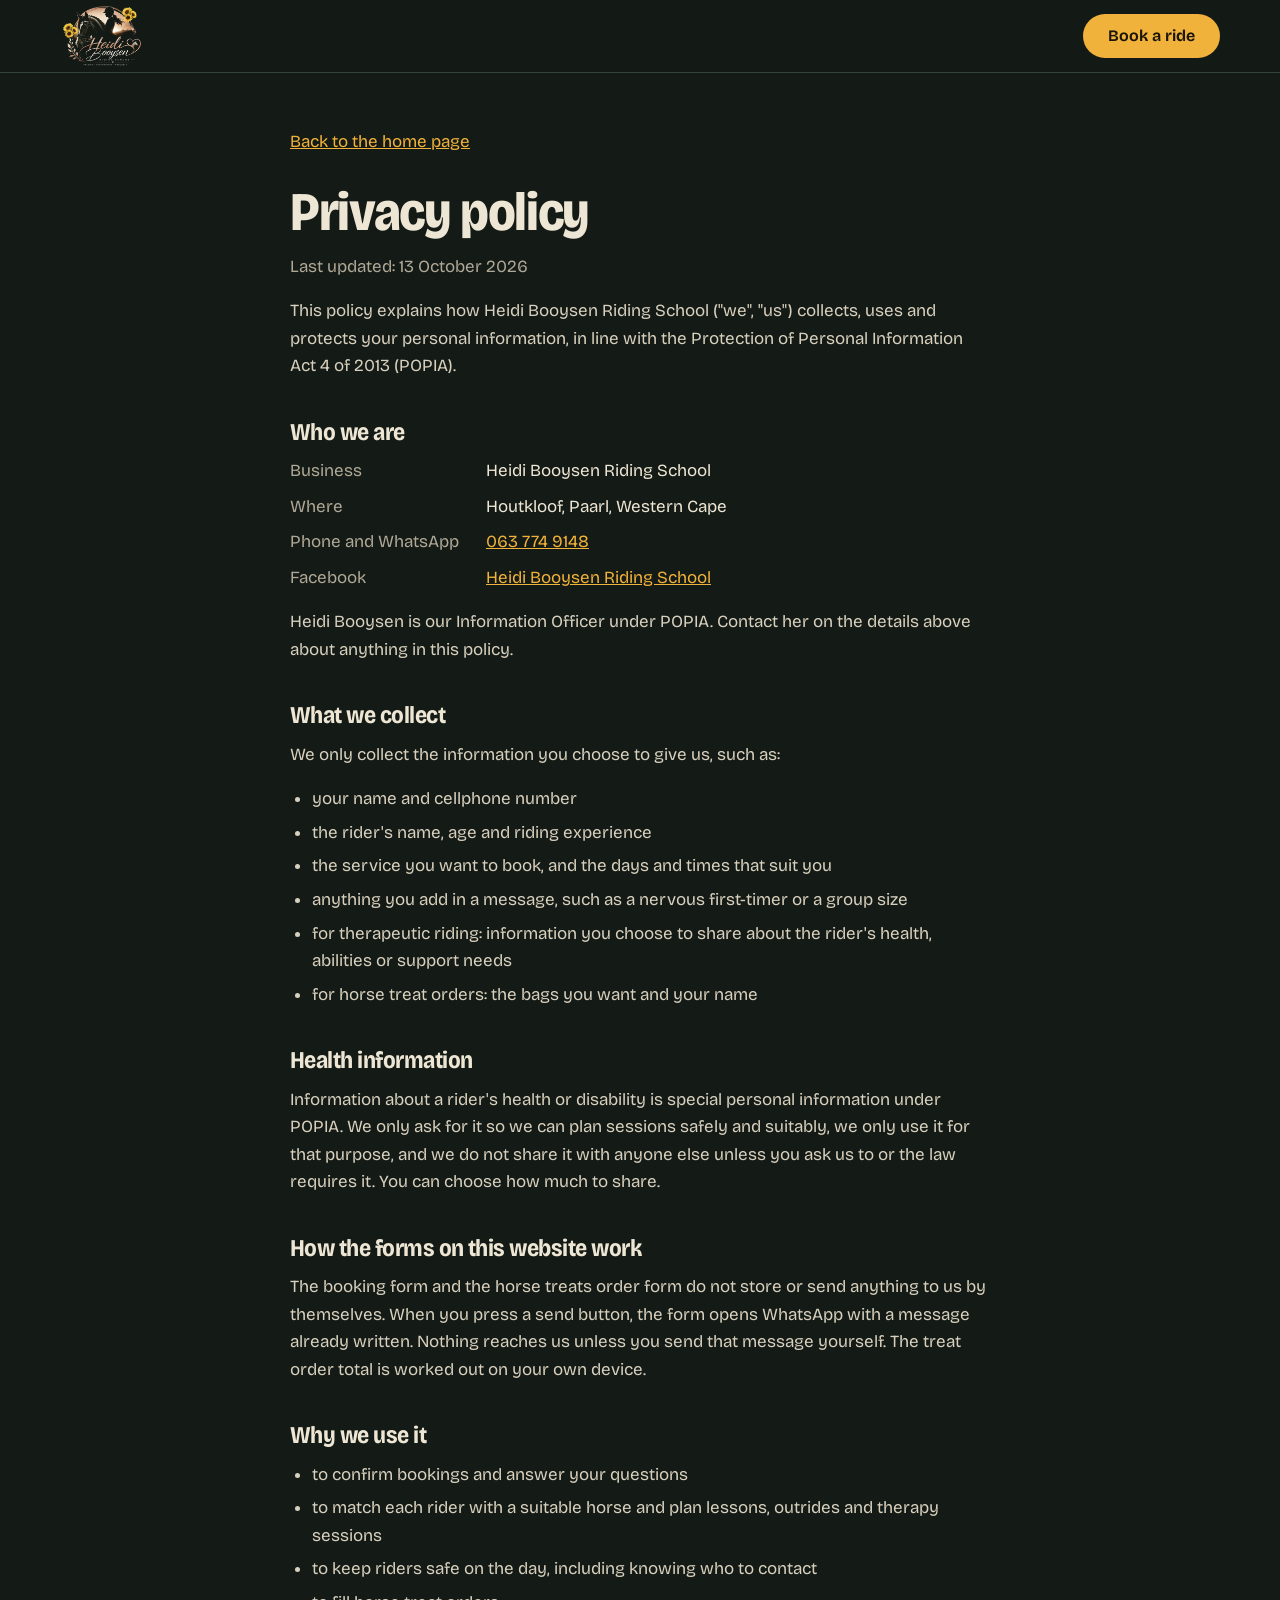
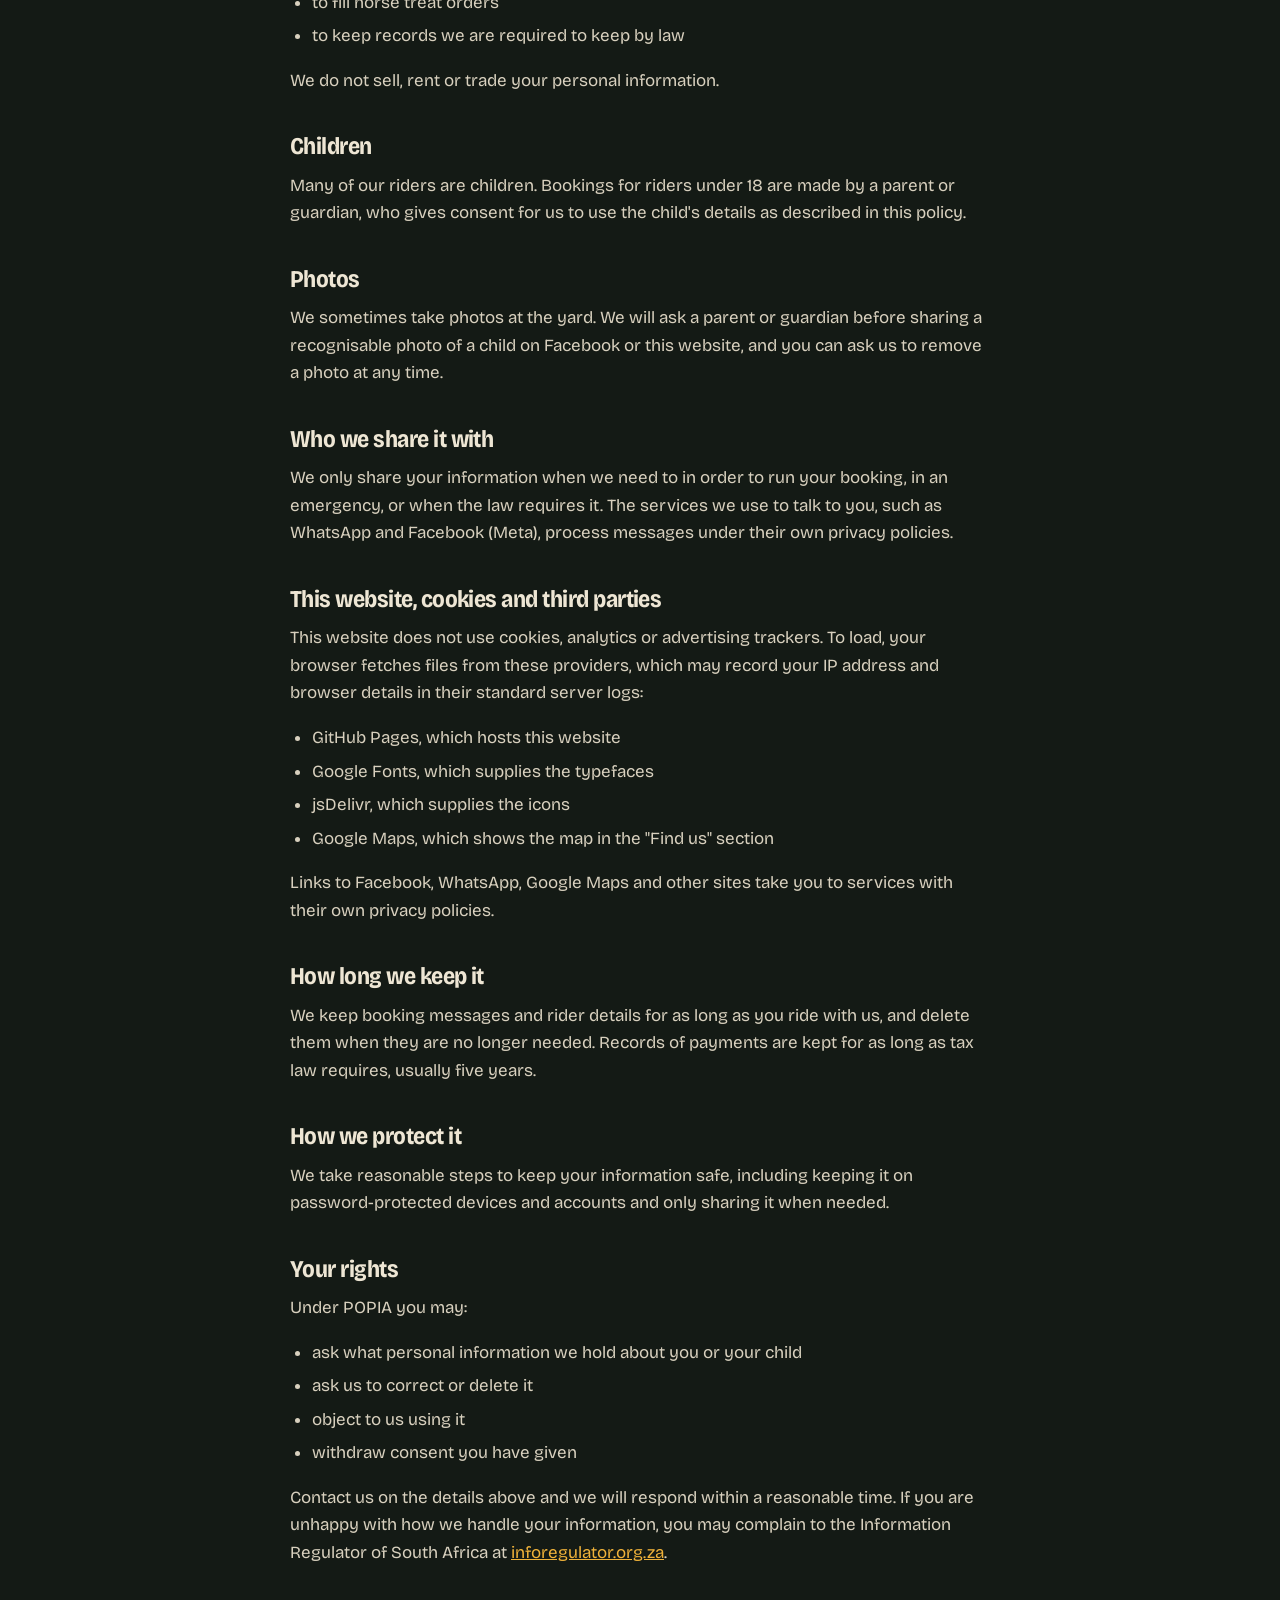
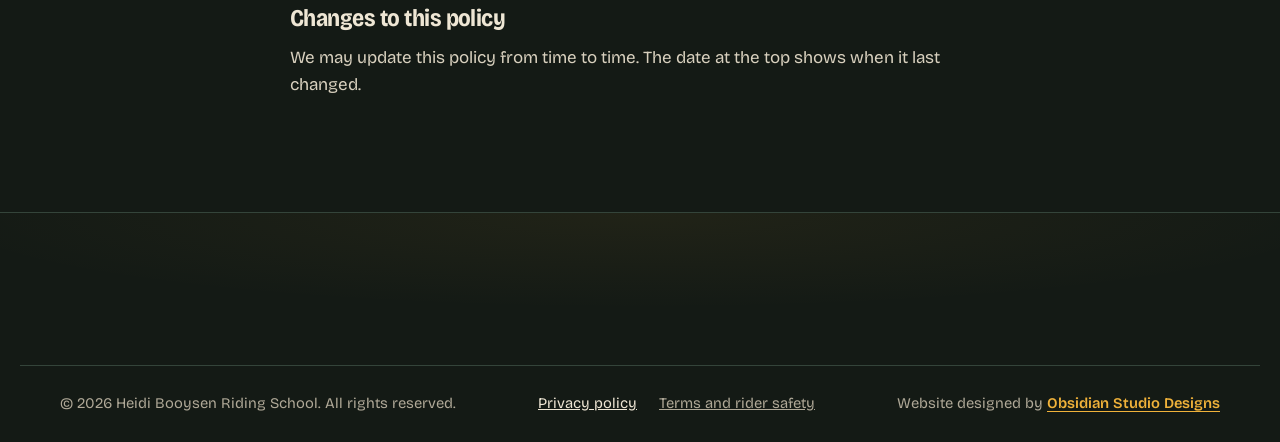
<file: privacy.html>
<!doctype html>
<html lang="en-ZA">
<head>
  <meta charset="utf-8">
  <meta name="viewport" content="width=device-width, initial-scale=1, viewport-fit=cover">
  <title>Privacy Policy | Heidi Booysen Riding School</title>
  <meta name="description" content="How Heidi Booysen Riding School in Paarl collects, uses and protects your personal information under the Protection of Personal Information Act (POPIA).">
  <link rel="canonical" href="https://obsidianstudiodesigns.github.io/Heidi-Booysen-Riding-School/privacy.html">
  <meta name="theme-color" content="#141A15">
  <meta name="color-scheme" content="dark">
  <link rel="icon" href="favicon.ico" sizes="48x48">
  <link rel="icon" href="favicon-32.png" type="image/png" sizes="32x32">
  <link rel="apple-touch-icon" href="apple-touch-icon.png">
  <meta property="og:type" content="website">
  <meta property="og:site_name" content="Heidi Booysen Riding School">
  <meta property="og:title" content="Privacy Policy | Heidi Booysen Riding School">
  <meta property="og:description" content="How Heidi Booysen Riding School handles your personal information under POPIA.">
  <meta property="og:url" content="https://obsidianstudiodesigns.github.io/Heidi-Booysen-Riding-School/privacy.html">
  <meta property="og:image" content="https://obsidianstudiodesigns.github.io/Heidi-Booysen-Riding-School/og-image.jpg">
  <link rel="preconnect" href="https://fonts.googleapis.com">
  <link rel="preconnect" href="https://fonts.gstatic.com" crossorigin>
  <link href="https://fonts.googleapis.com/css2?family=Bricolage+Grotesque:opsz,wdth,wght@12..96,75..100,200..800&family=Caveat:wght@600&display=swap" rel="stylesheet">
  <link rel="stylesheet" href="assets/css/style.css?v=3">
</head>
<body class="legal-page">
  <header class="site-header">
    <div class="header-inner">
      <a class="brand" href="./" aria-label="Heidi Booysen Riding School, home"><img src="assets/img/logo-sm.webp" alt="" width="360" height="244"></a>
      <a class="btn btn-primary header-cta" href="./#book">Book a ride</a>
    </div>
  </header>

  <main class="legal-main" id="main">
    <a class="back-link" href="./">Back to the home page</a>
    <h1>Privacy policy</h1>
    <p class="updated">Last updated: 13 October 2026</p>

    <p>This policy explains how Heidi Booysen Riding School ("we", "us") collects, uses and protects your personal information, in line with the Protection of Personal Information Act 4 of 2013 (POPIA).</p>

    <h2>Who we are</h2>
    <dl>
      <dt>Business</dt><dd>Heidi Booysen Riding School</dd>
      <dt>Where</dt><dd>Houtkloof, Paarl, Western Cape</dd>
      <dt>Phone and WhatsApp</dt><dd><a href="tel:+27637749148">063 774 9148</a></dd>
      <dt>Facebook</dt><dd><a href="https://www.facebook.com/profile.php?id=61591862675695" target="_blank" rel="noopener">Heidi Booysen Riding School</a></dd>
    </dl>
    <p>Heidi Booysen is our Information Officer under POPIA. Contact her on the details above about anything in this policy.</p>

    <h2>What we collect</h2>
    <p>We only collect the information you choose to give us, such as:</p>
    <ul>
      <li>your name and cellphone number</li>
      <li>the rider's name, age and riding experience</li>
      <li>the service you want to book, and the days and times that suit you</li>
      <li>anything you add in a message, such as a nervous first-timer or a group size</li>
      <li>for therapeutic riding: information you choose to share about the rider's health, abilities or support needs</li>
      <li>for horse treat orders: the bags you want and your name</li>
    </ul>

    <h2>Health information</h2>
    <p>Information about a rider's health or disability is special personal information under POPIA. We only ask for it so we can plan sessions safely and suitably, we only use it for that purpose, and we do not share it with anyone else unless you ask us to or the law requires it. You can choose how much to share.</p>

    <h2>How the forms on this website work</h2>
    <p>The booking form and the horse treats order form do not store or send anything to us by themselves. When you press a send button, the form opens WhatsApp with a message already written. Nothing reaches us unless you send that message yourself. The treat order total is worked out on your own device.</p>

    <h2>Why we use it</h2>
    <ul>
      <li>to confirm bookings and answer your questions</li>
      <li>to match each rider with a suitable horse and plan lessons, outrides and therapy sessions</li>
      <li>to keep riders safe on the day, including knowing who to contact</li>
      <li>to fill horse treat orders</li>
      <li>to keep records we are required to keep by law</li>
    </ul>
    <p>We do not sell, rent or trade your personal information.</p>

    <h2>Children</h2>
    <p>Many of our riders are children. Bookings for riders under 18 are made by a parent or guardian, who gives consent for us to use the child's details as described in this policy.</p>

    <h2>Photos</h2>
    <p>We sometimes take photos at the yard. We will ask a parent or guardian before sharing a recognisable photo of a child on Facebook or this website, and you can ask us to remove a photo at any time.</p>

    <h2>Who we share it with</h2>
    <p>We only share your information when we need to in order to run your booking, in an emergency, or when the law requires it. The services we use to talk to you, such as WhatsApp and Facebook (Meta), process messages under their own privacy policies.</p>

    <h2>This website, cookies and third parties</h2>
    <p>This website does not use cookies, analytics or advertising trackers. To load, your browser fetches files from these providers, which may record your IP address and browser details in their standard server logs:</p>
    <ul>
      <li>GitHub Pages, which hosts this website</li>
      <li>Google Fonts, which supplies the typefaces</li>
      <li>jsDelivr, which supplies the icons</li>
      <li>Google Maps, which shows the map in the "Find us" section</li>
    </ul>
    <p>Links to Facebook, WhatsApp, Google Maps and other sites take you to services with their own privacy policies.</p>

    <h2>How long we keep it</h2>
    <p>We keep booking messages and rider details for as long as you ride with us, and delete them when they are no longer needed. Records of payments are kept for as long as tax law requires, usually five years.</p>

    <h2>How we protect it</h2>
    <p>We take reasonable steps to keep your information safe, including keeping it on password-protected devices and accounts and only sharing it when needed.</p>

    <h2>Your rights</h2>
    <p>Under POPIA you may:</p>
    <ul>
      <li>ask what personal information we hold about you or your child</li>
      <li>ask us to correct or delete it</li>
      <li>object to us using it</li>
      <li>withdraw consent you have given</li>
    </ul>
    <p>Contact us on the details above and we will respond within a reasonable time. If you are unhappy with how we handle your information, you may complain to the Information Regulator of South Africa at <a href="https://inforegulator.org.za" target="_blank" rel="noopener">inforegulator.org.za</a>.</p>

    <h2>Changes to this policy</h2>
    <p>We may update this policy from time to time. The date at the top shows when it last changed.</p>
  </main>

  <footer class="site-footer">
    <div class="wrap footer-legal">
      <p>&copy; <span data-year>2026</span> Heidi Booysen Riding School. All rights reserved.</p>
      <nav class="legal-links" aria-label="Legal">
        <a href="privacy.html" aria-current="page">Privacy policy</a>
        <a href="terms.html">Terms and rider safety</a>
      </nav>
      <p class="credit">Website designed by <a href="https://obsidianstudiodesigns.co.za/" target="_blank" rel="noopener">Obsidian Studio Designs</a></p>
    </div>
  </footer>
  <script>document.querySelectorAll('[data-year]').forEach(function (e) { e.textContent = new Date().getFullYear(); });</script>
</body>
</html>
</file>
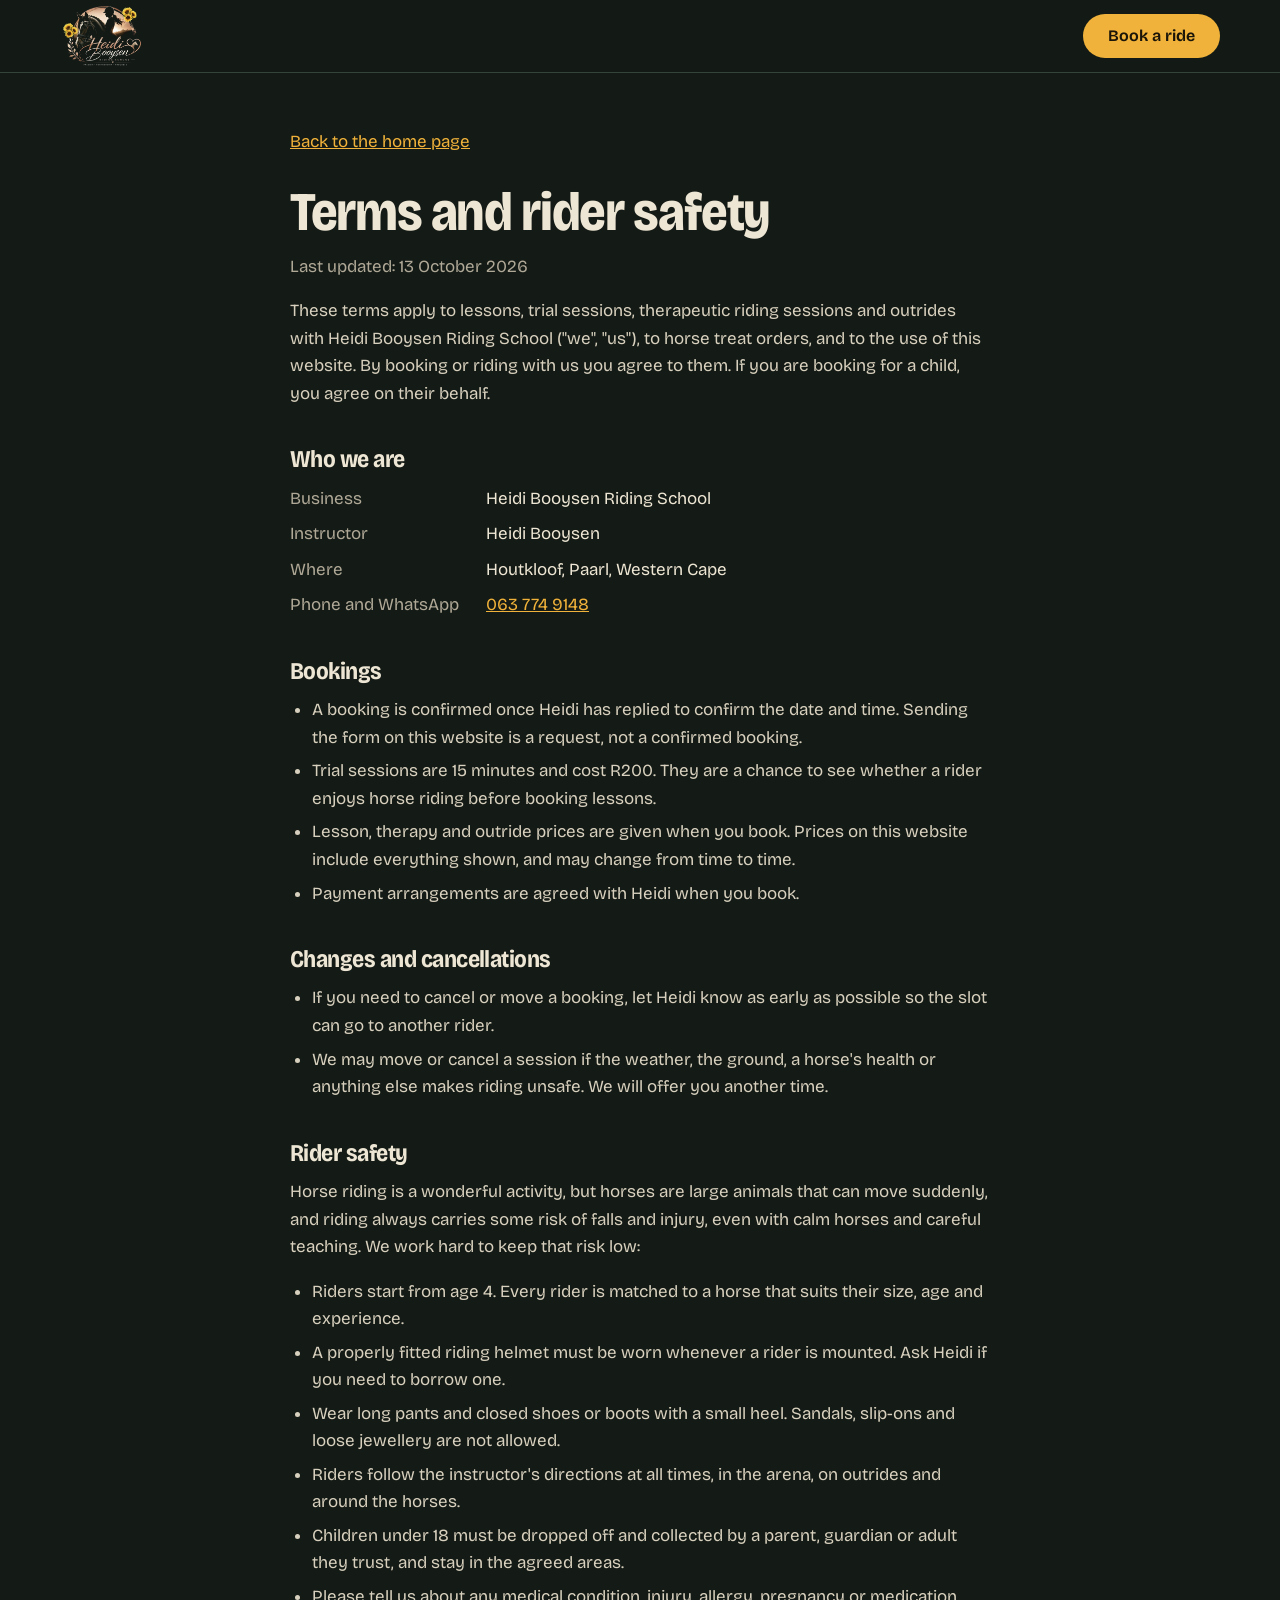
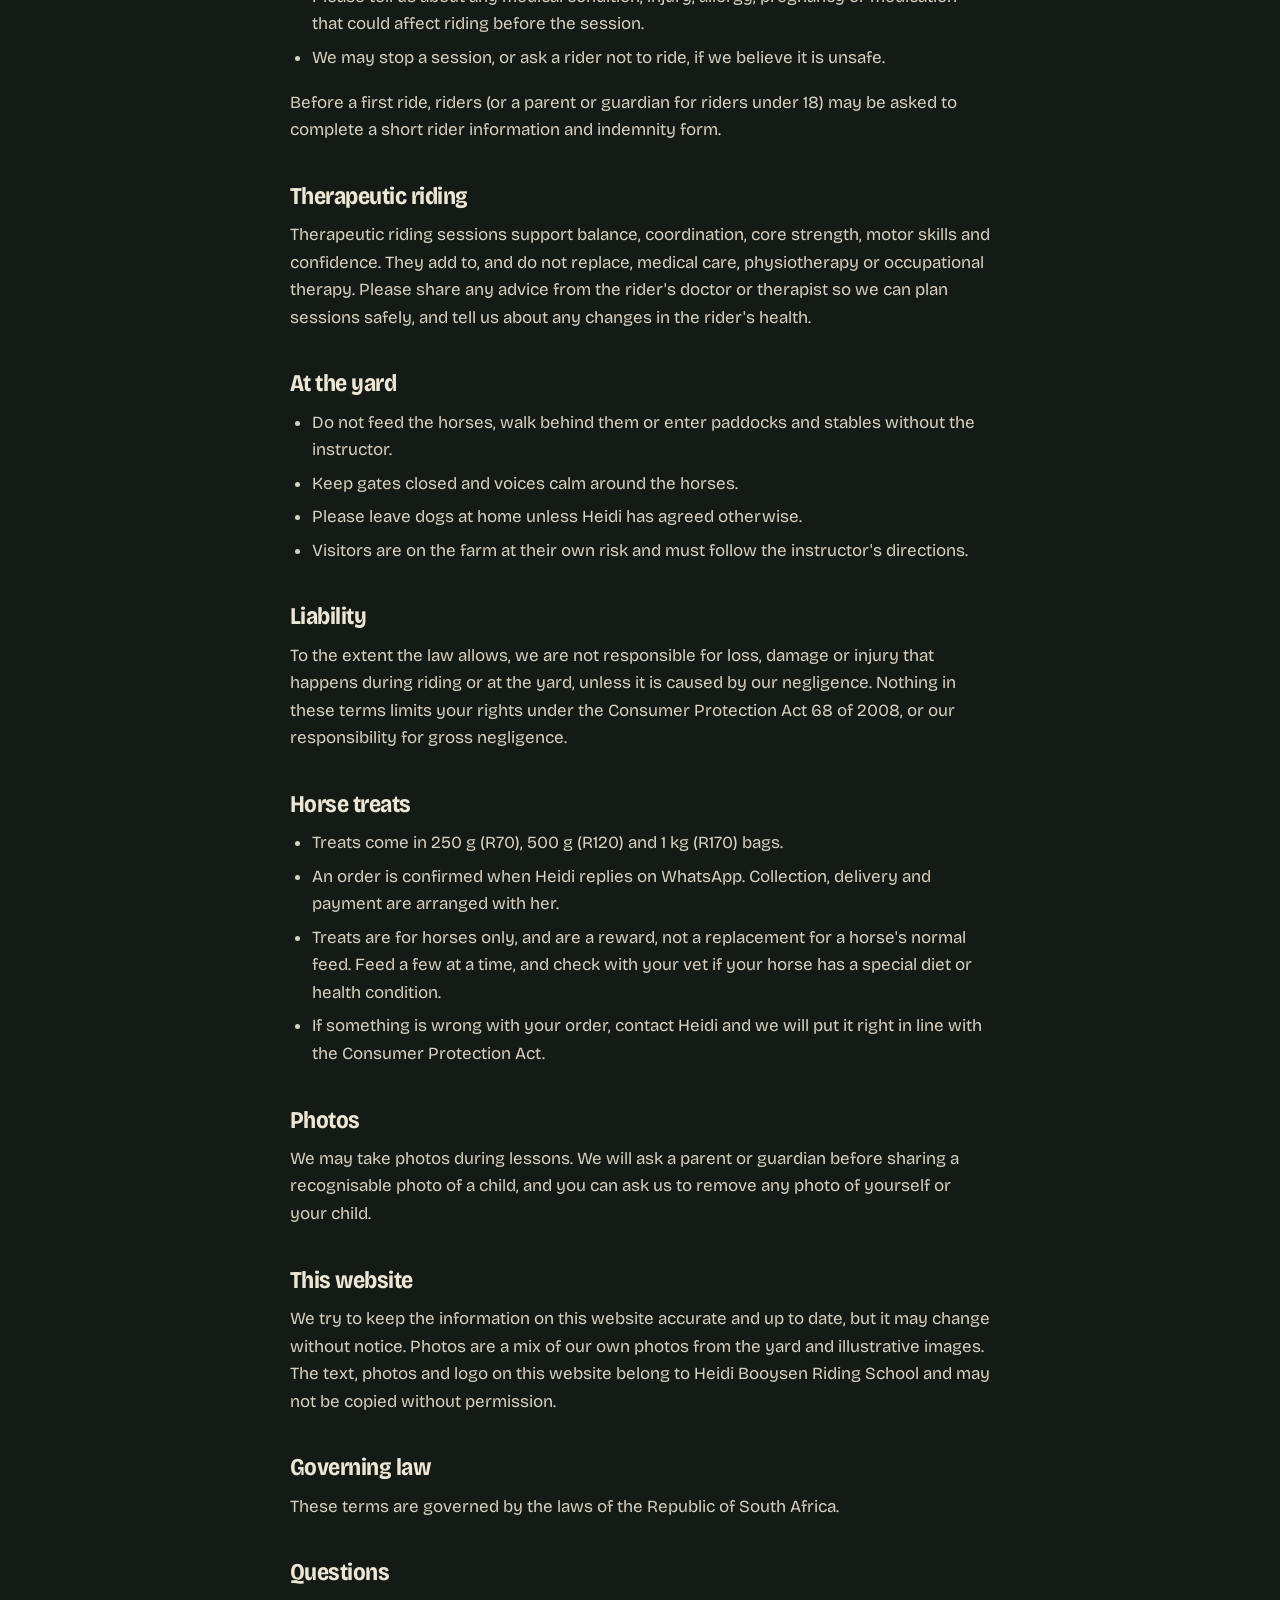
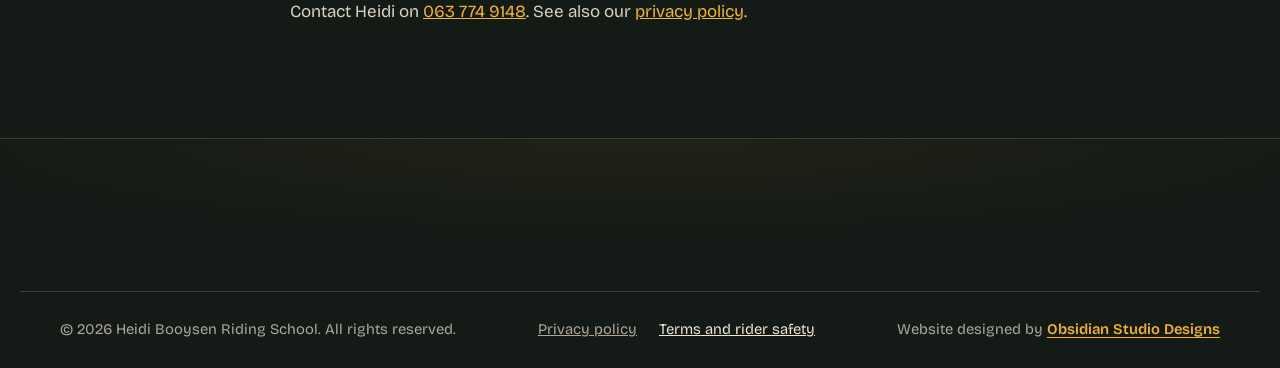
<file: terms.html>
<!doctype html>
<html lang="en-ZA">
<head>
  <meta charset="utf-8">
  <meta name="viewport" content="width=device-width, initial-scale=1, viewport-fit=cover">
  <title>Terms and Rider Safety | Heidi Booysen Riding School</title>
  <meta name="description" content="Booking terms, rider safety, therapeutic riding notes and horse treat orders for Heidi Booysen Riding School at Houtkloof, Paarl.">
  <link rel="canonical" href="https://obsidianstudiodesigns.github.io/Heidi-Booysen-Riding-School/terms.html">
  <meta name="theme-color" content="#141A15">
  <meta name="color-scheme" content="dark">
  <link rel="icon" href="favicon.ico" sizes="48x48">
  <link rel="icon" href="favicon-32.png" type="image/png" sizes="32x32">
  <link rel="apple-touch-icon" href="apple-touch-icon.png">
  <meta property="og:type" content="website">
  <meta property="og:site_name" content="Heidi Booysen Riding School">
  <meta property="og:title" content="Terms and Rider Safety | Heidi Booysen Riding School">
  <meta property="og:description" content="Booking terms, rider safety and horse treat orders for Heidi Booysen Riding School, Paarl.">
  <meta property="og:url" content="https://obsidianstudiodesigns.github.io/Heidi-Booysen-Riding-School/terms.html">
  <meta property="og:image" content="https://obsidianstudiodesigns.github.io/Heidi-Booysen-Riding-School/og-image.jpg">
  <link rel="preconnect" href="https://fonts.googleapis.com">
  <link rel="preconnect" href="https://fonts.gstatic.com" crossorigin>
  <link href="https://fonts.googleapis.com/css2?family=Bricolage+Grotesque:opsz,wdth,wght@12..96,75..100,200..800&family=Caveat:wght@600&display=swap" rel="stylesheet">
  <link rel="stylesheet" href="assets/css/style.css?v=3">
</head>
<body class="legal-page">
  <header class="site-header">
    <div class="header-inner">
      <a class="brand" href="./" aria-label="Heidi Booysen Riding School, home"><img src="assets/img/logo-sm.webp" alt="" width="360" height="244"></a>
      <a class="btn btn-primary header-cta" href="./#book">Book a ride</a>
    </div>
  </header>

  <main class="legal-main" id="main">
    <a class="back-link" href="./">Back to the home page</a>
    <h1>Terms and rider safety</h1>
    <p class="updated">Last updated: 13 October 2026</p>

    <p>These terms apply to lessons, trial sessions, therapeutic riding sessions and outrides with Heidi Booysen Riding School ("we", "us"), to horse treat orders, and to the use of this website. By booking or riding with us you agree to them. If you are booking for a child, you agree on their behalf.</p>

    <h2>Who we are</h2>
    <dl>
      <dt>Business</dt><dd>Heidi Booysen Riding School</dd>
      <dt>Instructor</dt><dd>Heidi Booysen</dd>
      <dt>Where</dt><dd>Houtkloof, Paarl, Western Cape</dd>
      <dt>Phone and WhatsApp</dt><dd><a href="tel:+27637749148">063 774 9148</a></dd>
    </dl>

    <h2>Bookings</h2>
    <ul>
      <li>A booking is confirmed once Heidi has replied to confirm the date and time. Sending the form on this website is a request, not a confirmed booking.</li>
      <li>Trial sessions are 15 minutes and cost R200. They are a chance to see whether a rider enjoys horse riding before booking lessons.</li>
      <li>Lesson, therapy and outride prices are given when you book. Prices on this website include everything shown, and may change from time to time.</li>
      <li>Payment arrangements are agreed with Heidi when you book.</li>
    </ul>

    <h2>Changes and cancellations</h2>
    <ul>
      <li>If you need to cancel or move a booking, let Heidi know as early as possible so the slot can go to another rider.</li>
      <li>We may move or cancel a session if the weather, the ground, a horse's health or anything else makes riding unsafe. We will offer you another time.</li>
    </ul>

    <h2>Rider safety</h2>
    <p>Horse riding is a wonderful activity, but horses are large animals that can move suddenly, and riding always carries some risk of falls and injury, even with calm horses and careful teaching. We work hard to keep that risk low:</p>
    <ul>
      <li>Riders start from age 4. Every rider is matched to a horse that suits their size, age and experience.</li>
      <li>A properly fitted riding helmet must be worn whenever a rider is mounted. Ask Heidi if you need to borrow one.</li>
      <li>Wear long pants and closed shoes or boots with a small heel. Sandals, slip-ons and loose jewellery are not allowed.</li>
      <li>Riders follow the instructor's directions at all times, in the arena, on outrides and around the horses.</li>
      <li>Children under 18 must be dropped off and collected by a parent, guardian or adult they trust, and stay in the agreed areas.</li>
      <li>Please tell us about any medical condition, injury, allergy, pregnancy or medication that could affect riding before the session.</li>
      <li>We may stop a session, or ask a rider not to ride, if we believe it is unsafe.</li>
    </ul>
    <p>Before a first ride, riders (or a parent or guardian for riders under 18) may be asked to complete a short rider information and indemnity form.</p>

    <h2>Therapeutic riding</h2>
    <p>Therapeutic riding sessions support balance, coordination, core strength, motor skills and confidence. They add to, and do not replace, medical care, physiotherapy or occupational therapy. Please share any advice from the rider's doctor or therapist so we can plan sessions safely, and tell us about any changes in the rider's health.</p>

    <h2>At the yard</h2>
    <ul>
      <li>Do not feed the horses, walk behind them or enter paddocks and stables without the instructor.</li>
      <li>Keep gates closed and voices calm around the horses.</li>
      <li>Please leave dogs at home unless Heidi has agreed otherwise.</li>
      <li>Visitors are on the farm at their own risk and must follow the instructor's directions.</li>
    </ul>

    <h2>Liability</h2>
    <p>To the extent the law allows, we are not responsible for loss, damage or injury that happens during riding or at the yard, unless it is caused by our negligence. Nothing in these terms limits your rights under the Consumer Protection Act 68 of 2008, or our responsibility for gross negligence.</p>

    <h2>Horse treats</h2>
    <ul>
      <li>Treats come in 250 g (R70), 500 g (R120) and 1 kg (R170) bags.</li>
      <li>An order is confirmed when Heidi replies on WhatsApp. Collection, delivery and payment are arranged with her.</li>
      <li>Treats are for horses only, and are a reward, not a replacement for a horse's normal feed. Feed a few at a time, and check with your vet if your horse has a special diet or health condition.</li>
      <li>If something is wrong with your order, contact Heidi and we will put it right in line with the Consumer Protection Act.</li>
    </ul>

    <h2>Photos</h2>
    <p>We may take photos during lessons. We will ask a parent or guardian before sharing a recognisable photo of a child, and you can ask us to remove any photo of yourself or your child.</p>

    <h2>This website</h2>
    <p>We try to keep the information on this website accurate and up to date, but it may change without notice. Photos are a mix of our own photos from the yard and illustrative images. The text, photos and logo on this website belong to Heidi Booysen Riding School and may not be copied without permission.</p>

    <h2>Governing law</h2>
    <p>These terms are governed by the laws of the Republic of South Africa.</p>

    <h2>Questions</h2>
    <p>Contact Heidi on <a href="https://wa.me/27637749148" target="_blank" rel="noopener">063 774 9148</a>. See also our <a href="privacy.html">privacy policy</a>.</p>
  </main>

  <footer class="site-footer">
    <div class="wrap footer-legal">
      <p>&copy; <span data-year>2026</span> Heidi Booysen Riding School. All rights reserved.</p>
      <nav class="legal-links" aria-label="Legal">
        <a href="privacy.html">Privacy policy</a>
        <a href="terms.html" aria-current="page">Terms and rider safety</a>
      </nav>
      <p class="credit">Website designed by <a href="https://obsidianstudiodesigns.co.za/" target="_blank" rel="noopener">Obsidian Studio Designs</a></p>
    </div>
  </footer>
  <script>document.querySelectorAll('[data-year]').forEach(function (e) { e.textContent = new Date().getFullYear(); });</script>
</body>
</html>
</file>
<file: assets/css/style.css>
/* Heidi Booysen Riding School
   Palette: stable night, paddock, moss, bone, sunflower (the one accent), rose gold (handwritten notes only).
   Shapes: photos use the stable-arch frame (.arch), panels 18px, buttons and chips are pills.
   Layers: header 50, mobile menu 60, floating WhatsApp 40, skip link 100. */

:root {
  --stable: #141A15;
  --paddock: #1C241E;
  --paddock-2: #232D26;
  --moss: #34443A;
  --bone: #EEE6D4;
  --text: #D8D0BE;
  --muted: #AFA897;
  --sunflower: #F0B23A;
  --sunflower-hi: #F7C55E;
  --rose: #E0AE95;
  --radius: 18px;
  --wrap: 1240px;
  --gutter: clamp(20px, 4vw, 40px);
  --header-h: 72px;
  --ease: cubic-bezier(.16, 1, .3, 1);
  --display: "Bricolage Grotesque", system-ui, sans-serif;
  --hand: "Caveat", "Bricolage Grotesque", cursive;
  color-scheme: dark;
}

*, *::before, *::after { box-sizing: border-box; }
html { -webkit-text-size-adjust: 100%; scroll-behavior: smooth; scroll-padding-top: calc(var(--header-h) + 12px); }
body {
  margin: 0;
  background: var(--stable);
  color: var(--text);
  font-family: var(--display);
  font-optical-sizing: auto;
  font-size: 1.0625rem;
  line-height: 1.62;
  -webkit-font-smoothing: antialiased;
  overflow-x: hidden;
}
img { display: block; max-width: 100%; height: auto; }
a { color: inherit; }
p { margin: 0 0 1em; }
h1, h2, h3 { margin: 0; color: var(--bone); font-family: var(--display); text-wrap: balance; }
h2 { font-size: clamp(2rem, 3.6vw, 3.05rem); font-weight: 700; font-stretch: 88%; line-height: 1.06; letter-spacing: -0.022em; }
h3 { font-size: 1.28rem; font-weight: 650; line-height: 1.2; letter-spacing: -0.01em; }
ul, ol { margin: 0; padding: 0; list-style: none; }
button, input, select, textarea { font: inherit; color: inherit; }
::selection { background: var(--sunflower); color: var(--stable); }
:focus-visible { outline: 2px solid var(--sunflower); outline-offset: 3px; border-radius: 6px; }

.wrap { width: 100%; max-width: var(--wrap); margin-inline: auto; padding-inline: var(--gutter); }
.section { padding-block: clamp(64px, 8vw, 112px); }
.section-head { max-width: 46rem; margin-bottom: clamp(32px, 4vw, 52px); }
.section-head p { margin: 14px 0 0; font-size: 1.15rem; color: var(--muted); }
.lead { font-size: 1.2rem; line-height: 1.5; color: var(--bone); }
.small { font-size: .92rem; color: var(--muted); }
.small i { color: var(--sunflower); vertical-align: -2px; }
.sr-only { position: absolute; width: 1px; height: 1px; padding: 0; margin: -1px; overflow: hidden; clip: rect(0 0 0 0); white-space: nowrap; border: 0; }
.skip-link { position: fixed; left: 12px; top: -60px; z-index: 100; padding: 10px 16px; border-radius: 999px; background: var(--sunflower); color: var(--stable); font-weight: 700; text-decoration: none; }
.skip-link:focus { top: 12px; }

/* Handwritten asides, echoing the brush lettering on Heidi's flyers */
.note { display: inline-block; margin: 0 0 12px; font-family: var(--hand); font-weight: 600; font-size: 1.75rem; line-height: 1.1; color: var(--rose); transform: rotate(-2deg); transform-origin: left center; }
.note-sm { font-size: 1.45rem; margin: 22px 0 0; }

/* Buttons */
.btn {
  display: inline-flex; align-items: center; justify-content: center; gap: 10px;
  min-height: 48px; padding: 0 24px; border-radius: 999px; border: 1px solid transparent;
  font-weight: 650; font-size: 1rem; line-height: 1; text-decoration: none; white-space: nowrap; cursor: pointer;
  transition: background-color .25s var(--ease), border-color .25s var(--ease), transform .2s var(--ease), color .25s var(--ease);
}
.btn i { font-size: 1.25em; }
.btn:active { transform: translateY(1px) scale(.98); }
.btn-primary { background: var(--sunflower); color: #1A1508; }
.btn-primary:hover { background: var(--sunflower-hi); }
.btn-ghost { background: rgb(20 26 21 / .45); border-color: rgb(238 230 212 / .45); color: var(--bone); -webkit-backdrop-filter: blur(10px); backdrop-filter: blur(10px); }
.btn-ghost:hover { border-color: var(--bone); background: rgb(20 26 21 / .65); }
.btn-lg { min-height: 56px; padding: 0 30px; font-size: 1.06rem; }
.btn-block { width: 100%; }
.text-link { color: var(--sunflower); font-weight: 650; text-decoration: underline; text-underline-offset: 4px; text-decoration-thickness: 1.5px; }
.text-link:hover { color: var(--sunflower-hi); }

/* Header */
.site-header { position: fixed; inset: 0 0 auto; z-index: 50; transition: background-color .35s var(--ease), border-color .35s var(--ease); border-bottom: 1px solid transparent;
  background: linear-gradient(180deg, rgb(20 26 21 / .72), rgb(20 26 21 / 0)); }
.site-header.is-solid { background: rgb(20 26 21 / .9); border-bottom-color: rgb(52 68 58 / .7); -webkit-backdrop-filter: blur(14px); backdrop-filter: blur(14px); }
.header-inner { display: flex; align-items: center; gap: 28px; height: var(--header-h); max-width: var(--wrap); margin-inline: auto; padding-inline: var(--gutter); }
.brand { flex: none; display: block; }
.brand img { height: 62px; width: auto; }
.main-nav { margin-left: auto; }
.main-nav ul { display: flex; gap: 26px; }
.main-nav a { position: relative; color: var(--bone); text-decoration: none; font-weight: 550; font-size: .98rem; white-space: nowrap; padding-block: 6px; }
.main-nav a::after { content: ""; position: absolute; left: 0; right: 0; bottom: 0; height: 2px; border-radius: 2px; background: var(--sunflower); transform: scaleX(0); transform-origin: left; transition: transform .3s var(--ease); }
.main-nav a:hover::after, .main-nav a[aria-current="true"]::after { transform: scaleX(1); }
.header-cta { flex: none; min-height: 44px; }
.menu-toggle { display: none; margin-left: auto; width: 48px; height: 48px; border-radius: 999px; border: 1px solid rgb(238 230 212 / .35); background: rgb(20 26 21 / .5); color: var(--bone); font-size: 1.5rem; cursor: pointer; place-items: center; }
.mobile-menu { position: fixed; inset: var(--header-h) 0 0; z-index: 60; padding: 28px var(--gutter) 40px; background: var(--stable); overflow-y: auto; display: flex; flex-direction: column; gap: 12px; }
.mobile-menu[hidden] { display: none; }
.mobile-menu ul { margin-bottom: 20px; }
.mobile-menu li a { display: block; padding: 12px 0; border-bottom: 1px solid var(--moss); color: var(--bone); font-size: 1.5rem; font-weight: 650; font-stretch: 90%; text-decoration: none; }
.mobile-menu .btn { min-height: 54px; }
body.menu-open { overflow: hidden; }
body.menu-open .site-header { background: var(--stable); }

/* Hero */
.hero { position: relative; min-height: 100svh; display: flex; align-items: flex-end; overflow: clip; isolation: isolate; }
.hero-media { position: absolute; inset: 0; z-index: -2; }
.hero-media img { width: 100%; height: 100%; object-fit: cover; object-position: 50% 40%; }
.hero-shade { position: absolute; inset: 0; z-index: -1;
  background:
    linear-gradient(90deg, rgb(20 26 21 / .72) 0%, rgb(20 26 21 / .25) 42%, rgb(20 26 21 / 0) 62%),
    linear-gradient(180deg, rgb(20 26 21 / 0) 38%, rgb(20 26 21 / .55) 66%, rgb(20 26 21 / .94) 90%, var(--stable) 100%); }
.hero-content { padding-top: calc(var(--header-h) + 40px); padding-bottom: clamp(130px, 15vh, 170px); }
.hero-title { max-width: 11.2em; font-size: clamp(2.6rem, 5.4vw, 4.6rem); font-weight: 750; font-stretch: 86%; line-height: 1.02; letter-spacing: -0.028em; text-shadow: 0 2px 30px rgb(20 26 21 / .45); }
.hero-sub { max-width: 34rem; margin: 22px 0 32px; font-size: clamp(1.08rem, 1.4vw, 1.25rem); line-height: 1.5; color: var(--bone); text-shadow: 0 1px 18px rgb(20 26 21 / .6); }
.hero-actions { display: flex; flex-wrap: wrap; gap: 12px; }

/* Trial session card, overlapping the hero's fade */
.trial { position: relative; z-index: 2; margin-top: clamp(-104px, -9vw, -64px); }
.trial-card { display: grid; grid-template-columns: auto 1fr auto; align-items: center; gap: clamp(20px, 3vw, 40px);
  padding: clamp(20px, 2.6vw, 30px) clamp(22px, 3vw, 40px); border-radius: 26px; background: var(--paddock); border: 1px solid var(--moss);
  box-shadow: 0 30px 70px -40px rgb(4 8 5 / .9); }
.trial-price { display: grid; place-content: center; text-align: center; width: 116px; height: 116px; border-radius: 50%; border: 2px solid var(--sunflower); }
.trial-amount { font-size: 2.05rem; font-weight: 800; font-stretch: 85%; line-height: 1; color: var(--sunflower); letter-spacing: -0.02em; }
.trial-time { font-size: .86rem; color: var(--bone); margin-top: 4px; }
.trial-copy h2 { font-size: clamp(1.45rem, 2.2vw, 1.9rem); }
.trial-copy p { margin: 8px 0 0; color: var(--muted); max-width: 40rem; }

/* Stable-arch photo frame: a round top, square shoulders, like the stone arch in the hero */
.arch { margin: 0; overflow: hidden; border-radius: 999px 999px 6px 6px; aspect-ratio: 4 / 5; background: var(--paddock); }
.arch img { width: 100%; height: 100%; object-fit: cover; }

/* About */
.about-grid { display: grid; grid-template-columns: minmax(0, .85fr) minmax(0, 1fr); gap: clamp(36px, 7vw, 110px); align-items: center; }
.about-photo { max-width: 470px; }
.about-copy h2 { margin-bottom: 22px; font-size: clamp(2.4rem, 4.4vw, 3.6rem); }
.about-copy > p { max-width: 36rem; }
.facts { display: grid; gap: 14px; margin-top: 30px; }
.facts li { display: flex; align-items: center; gap: 16px; }
.facts i { flex: none; display: grid; place-items: center; width: 48px; height: 48px; border-radius: 50%; background: var(--paddock-2); color: var(--sunflower); font-size: 1.45rem; }
.facts span { color: var(--muted); }
.facts strong { display: block; color: var(--bone); font-weight: 650; }

/* Lessons bento */
.lessons { background: linear-gradient(180deg, var(--stable), var(--paddock) 30%, var(--paddock) 70%, var(--stable)); }
.bento { display: grid; grid-template-columns: repeat(4, minmax(0, 1fr)); gap: 16px; }
.tile { display: flex; flex-direction: column; overflow: hidden; border-radius: var(--radius); background: var(--stable); border: 1px solid var(--moss); }
.tile-media { position: relative; flex: 1; min-height: 190px; overflow: hidden; }
.tile-media img { position: absolute; inset: 0; width: 100%; height: 100%; object-fit: cover; transition: transform .8s var(--ease); }
.tile:hover .tile-media img { transform: scale(1.04); }
.tile-body { padding: 18px 20px 22px; }
.tile-body p { margin: 8px 0 0; color: var(--muted); font-size: .98rem; }
.tile-feature { grid-column: 1 / 3; grid-row: 1 / 3; }
.tile-feature .tile-media { min-height: 420px; }
.tile-feature .tile-media img { object-position: 50% 30%; }
.tile-feature .tile-body { padding: 24px 28px 28px; }
.tile-feature h3 { font-size: 1.6rem; font-stretch: 90%; }
.tile-solid { justify-content: space-between; background: radial-gradient(120% 90% at 100% 0%, rgb(240 178 58 / .2), transparent 60%), var(--paddock-2); }
.tile-icon { margin: 22px 20px 0; font-size: 3rem; color: var(--sunflower); }
.tile-solid .text-link { display: inline-block; margin-top: 14px; }

/* Therapy */
.therapy-grid { display: grid; grid-template-columns: minmax(0, 1.1fr) minmax(0, .9fr); gap: clamp(36px, 6vw, 96px); align-items: center; }
.therapy-copy h2 { margin-bottom: 20px; }
.therapy-copy > p:not(.lead) { max-width: 36rem; }
.benefits { display: flex; flex-wrap: wrap; gap: 10px; margin: 26px 0 32px; }
.benefits li { display: inline-flex; align-items: center; gap: 8px; padding: 9px 16px 9px 12px; border-radius: 999px; border: 1px solid var(--moss); background: var(--paddock); color: var(--bone); font-size: .95rem; }
.benefits i { color: var(--sunflower); font-size: 1.2rem; }
.therapy-photo { justify-self: end; width: 100%; max-width: 440px; }

/* Outrides band */
.outrides { position: relative; background: var(--stable); min-height: min(92svh, 860px); display: flex; align-items: flex-end; overflow: clip; isolation: isolate; }
.outrides-img { position: absolute; inset: 0; z-index: -2; width: 100%; height: 100%; object-fit: cover; object-position: 50% 45%; }
.outrides-shade { position: absolute; inset: -2px 0; z-index: -1;
  background:
    linear-gradient(180deg, var(--stable) 0%, rgb(20 26 21 / 0) 22%, rgb(20 26 21 / 0) 50%, rgb(20 26 21 / .85) 86%, var(--stable) 100%),
    linear-gradient(90deg, rgb(20 26 21 / .6), rgb(20 26 21 / 0) 60%); }
.outrides-copy { padding-bottom: clamp(56px, 9vw, 110px); }
.outrides-copy h2 { max-width: 11em; font-size: clamp(2.3rem, 4.6vw, 3.9rem); }
.outrides-copy p { max-width: 33rem; margin: 18px 0 28px; color: var(--bone); font-size: 1.12rem; }

/* Horses */
.horses .section-head { margin-inline: auto; text-align: center; }
.horse-pair { display: grid; grid-template-columns: repeat(2, minmax(0, 390px)); justify-content: center; gap: clamp(24px, 6vw, 90px); }
.horse { margin: 0; }
.horse-offset { margin-top: 80px; }
.horse figcaption { margin-top: 14px; text-align: center; font-family: var(--hand); font-weight: 600; font-size: 2.4rem; line-height: 1; color: var(--rose); }

/* First visit */
.visit-grid { display: grid; grid-template-columns: minmax(0, 1.25fr) minmax(0, .9fr); gap: clamp(36px, 6vw, 90px); align-items: start; }
.visit h2 { margin-bottom: 36px; }
.steps { counter-reset: step; display: grid; gap: 0; }
.steps li { counter-increment: step; position: relative; padding: 0 0 34px 72px; }
.steps li::before { content: counter(step); position: absolute; left: 0; top: -4px; display: grid; place-items: center; width: 46px; height: 46px; border-radius: 50%; border: 2px solid var(--sunflower); color: var(--sunflower); font-weight: 750; font-size: 1.1rem; background: var(--stable); }
.steps li::after { content: ""; position: absolute; left: 22px; top: 46px; bottom: 2px; width: 2px; background: repeating-linear-gradient(180deg, var(--moss) 0 8px, transparent 8px 14px); }
.steps li:last-child { padding-bottom: 0; }
.steps li:last-child::after { display: none; }
.steps p { margin: 6px 0 0; color: var(--muted); max-width: 32rem; }
.steps a { color: var(--sunflower); }
.kit { padding: clamp(24px, 3vw, 36px); border-radius: var(--radius); background: var(--paddock); border: 1px solid var(--moss); }
.kit h3 { font-size: 1.45rem; margin-bottom: 18px; }
.kit li { display: flex; gap: 12px; padding-block: 8px; color: var(--text); }
.kit li i { flex: none; color: var(--sunflower); font-size: 1.3rem; margin-top: 2px; }

/* Treats */
.treats { background: linear-gradient(180deg, var(--stable), var(--paddock) 35%, var(--paddock) 65%, var(--stable)); }
.treats-grid { display: grid; grid-template-columns: minmax(0, .85fr) minmax(0, 1fr); gap: clamp(36px, 7vw, 110px); align-items: center; }
.treats-photo { max-width: 460px; }
.treats-copy h2 { margin-bottom: 16px; }
.treat-form { margin-top: 28px; max-width: 520px; }
.treat-form fieldset { margin: 0 0 18px; padding: 0; border: 0; display: grid; gap: 10px; }
.treat-row { display: flex; align-items: center; justify-content: space-between; gap: 16px; padding: 12px 12px 12px 22px; border-radius: 999px; background: var(--stable); border: 1px solid var(--moss); transition: border-color .25s var(--ease); }
.treat-row.has-qty { border-color: var(--sunflower); }
.treat-info { display: flex; align-items: baseline; gap: 14px; }
.treat-size { font-size: 1.25rem; font-weight: 700; color: var(--bone); min-width: 4.2em; }
.treat-price { color: var(--sunflower); font-weight: 650; }
.stepper { display: flex; align-items: center; gap: 6px; }
.stepper button { display: grid; place-items: center; width: 44px; height: 44px; border-radius: 50%; border: 1px solid var(--moss); background: var(--paddock-2); color: var(--bone); cursor: pointer; font-size: 1.1rem; transition: background-color .2s var(--ease), transform .15s var(--ease); }
.stepper button:hover { background: var(--moss); }
.stepper button:active { transform: scale(.94); }
.stepper output { min-width: 2ch; text-align: center; font-weight: 700; font-size: 1.15rem; color: var(--bone); font-variant-numeric: tabular-nums; }
.treat-total { display: flex; justify-content: space-between; align-items: baseline; margin: 6px 4px 14px; color: var(--muted); }
.treat-total strong { font-size: 1.8rem; color: var(--bone); font-variant-numeric: tabular-nums; }
.treat-form .small { margin-top: 14px; }

/* Gallery */
.masonry { columns: 3 260px; column-gap: 14px; }
.shot { display: block; width: 100%; margin: 0 0 14px; padding: 0; border: 0; border-radius: 14px; overflow: hidden; background: var(--paddock); cursor: zoom-in; break-inside: avoid; }
.shot img { width: 100%; transition: transform .7s var(--ease), opacity .3s; }
.shot:hover img { transform: scale(1.035); }

.lightbox { width: min(1100px, 94vw); max-height: 92vh; padding: 0; border: 0; border-radius: var(--radius); background: var(--stable); color: var(--bone); overflow: visible; }
.lightbox::backdrop { background: rgb(8 11 9 / .88); }
.lightbox img { width: 100%; max-height: 82vh; object-fit: contain; border-radius: var(--radius); background: #0E120F; }
.lightbox-caption { margin: 12px 4px 0; color: var(--muted); font-size: .95rem; text-align: center; }
.lightbox-close, .lightbox-nav { position: absolute; display: grid; place-items: center; width: 48px; height: 48px; border-radius: 50%; border: 1px solid rgb(238 230 212 / .3); background: rgb(20 26 21 / .75); color: var(--bone); font-size: 1.3rem; cursor: pointer; }
.lightbox-close { top: 10px; right: 10px; }
.lightbox-nav { top: 50%; transform: translateY(-70%); }
.lightbox-nav.prev { left: 10px; }
.lightbox-nav.next { right: 10px; }
.lightbox[open] { animation: lb-in .35s var(--ease); }
@keyframes lb-in { from { opacity: 0; transform: scale(.97); } }

/* FAQ */
.faq-wrap { display: grid; grid-template-columns: minmax(0, .75fr) minmax(0, 1.25fr); gap: clamp(32px, 6vw, 90px); align-items: start; }
.faq-list details { border-bottom: 1px solid var(--moss); }
.faq-list details:first-child { border-top: 1px solid var(--moss); }
.faq-list summary { display: flex; justify-content: space-between; align-items: center; gap: 20px; padding: 22px 0; cursor: pointer; list-style: none; color: var(--bone); font-weight: 650; font-size: 1.12rem; }
.faq-list summary::-webkit-details-marker { display: none; }
.faq-list summary::after { content: ""; flex: none; width: 14px; height: 14px; background:
  linear-gradient(var(--sunflower), var(--sunflower)) center / 100% 2px no-repeat,
  linear-gradient(var(--sunflower), var(--sunflower)) center / 2px 100% no-repeat; transition: transform .3s var(--ease); }
.faq-list details[open] summary::after { transform: rotate(45deg); }
.faq-list details p { margin: 0 0 24px; max-width: 40rem; color: var(--muted); }
.faq-list details a { color: var(--sunflower); }

/* Booking */
.book-grid { display: grid; grid-template-columns: minmax(0, .8fr) minmax(0, 1.2fr); gap: clamp(32px, 6vw, 90px); align-items: start; }
.book-intro { position: sticky; top: calc(var(--header-h) + 32px); }
.book-intro h2 { margin-bottom: 18px; font-size: clamp(2.4rem, 4.4vw, 3.6rem); }
.book-photo { max-width: 300px; margin-top: 32px; }
.book-form { padding: clamp(22px, 3.4vw, 40px); border-radius: 24px; background: var(--paddock); border: 1px solid var(--moss); display: grid; gap: 22px; }
.book-form fieldset { margin: 0; padding: 0; border: 0; min-width: 0; }
.book-form legend, .field label { display: block; margin-bottom: 8px; color: var(--bone); font-weight: 600; font-size: .98rem; }
.choices { display: grid; grid-template-columns: repeat(2, minmax(0, 1fr)); gap: 10px; }
.choice { position: relative; cursor: pointer; }
.choice input { position: absolute; opacity: 0; inset: 0; cursor: pointer; }
.choice span { display: grid; grid-template-columns: auto 1fr; column-gap: 12px; align-items: center; padding: 14px 16px; border-radius: 14px; border: 1px solid var(--moss); background: var(--stable); color: var(--bone); font-weight: 650; transition: border-color .2s var(--ease), background-color .2s var(--ease); }
.choice span i { grid-row: span 2; font-size: 1.6rem; color: var(--sunflower); }
.choice small { color: var(--muted); font-weight: 450; font-size: .86rem; }
.choice input:checked + span { border-color: var(--sunflower); background: rgb(240 178 58 / .1); }
.choice input:focus-visible + span { outline: 2px solid var(--sunflower); outline-offset: 2px; }
.field-row { display: grid; grid-template-columns: minmax(0, 1fr) minmax(0, 1fr); gap: 16px; }
.field-row .field-narrow { max-width: none; }
.field { min-width: 0; }
.field input, .field select, .field textarea {
  width: 100%; min-height: 50px; padding: 12px 16px; border-radius: 12px; border: 1px solid #4A5D50; background: var(--stable); color: var(--bone);
  font-size: 1rem; transition: border-color .2s var(--ease), box-shadow .2s var(--ease); }
.field textarea { resize: vertical; min-height: 96px; }
.field select { appearance: none; padding-right: 44px; background-image: linear-gradient(45deg, transparent 50%, var(--sunflower) 50%), linear-gradient(135deg, var(--sunflower) 50%, transparent 50%); background-position: calc(100% - 22px) 52%, calc(100% - 16px) 52%; background-size: 6px 6px; background-repeat: no-repeat; }
.field input:focus, .field select:focus, .field textarea:focus { outline: none; border-color: var(--sunflower); box-shadow: 0 0 0 3px rgb(240 178 58 / .25); }
.field.is-invalid input, .field.is-invalid select { border-color: #F08A6B; }
.field-error { margin: 8px 0 0; color: #F5A287; font-size: .92rem; }
.helper { margin: 8px 0 0; color: var(--muted); font-size: .9rem; }
.optional { color: var(--muted); font-weight: 450; }
.day-chips { display: flex; flex-wrap: wrap; gap: 8px; }
.day-chips label { position: relative; margin: 0; }
.day-chips input { position: absolute; opacity: 0; inset: 0; cursor: pointer; }
.day-chips span { display: inline-grid; place-items: center; min-width: 58px; min-height: 44px; padding: 0 14px; border-radius: 999px; border: 1px solid var(--moss); background: var(--stable); color: var(--bone); font-weight: 600; transition: all .2s var(--ease); cursor: pointer; }
.day-chips input:checked + span { background: var(--sunflower); border-color: var(--sunflower); color: #1A1508; }
.day-chips input:focus-visible + span { outline: 2px solid var(--sunflower); outline-offset: 2px; }
.form-status { margin: 0; min-height: 1.2em; color: var(--bone); font-size: .95rem; }

/* Contact */
.contact-grid { display: grid; grid-template-columns: minmax(0, .9fr) minmax(0, 1.1fr); gap: clamp(32px, 6vw, 80px); align-items: stretch; }
.contact-copy h2 { margin-bottom: 28px; }
.contact-list { margin: 0; display: grid; gap: 18px; }
.contact-list div { display: grid; grid-template-columns: 130px 1fr; gap: 16px; }
.contact-list dt { display: flex; align-items: center; gap: 10px; color: var(--muted); }
.contact-list dt i { color: var(--sunflower); font-size: 1.3rem; }
.contact-list dd { margin: 0; color: var(--bone); }
.contact-list a { color: var(--bone); text-decoration-color: var(--sunflower); text-underline-offset: 4px; }
.map { min-height: 380px; border-radius: var(--radius); overflow: hidden; border: 1px solid var(--moss); background: var(--paddock); }
.map iframe { display: block; width: 100%; height: 100%; min-height: 380px; border: 0; filter: invert(90%) hue-rotate(180deg) saturate(.55) brightness(.95); }

/* Footer */
.site-footer { padding-top: clamp(56px, 8vw, 96px); border-top: 1px solid var(--moss); background: radial-gradient(80% 60% at 50% 0%, rgb(240 178 58 / .06), transparent 70%), var(--stable); }
.footer-top { display: grid; justify-items: center; text-align: center; gap: 18px; }
.footer-brand img { width: min(300px, 70vw); }
.footer-note { transform: rotate(-2deg); transform-origin: center; }
.footer-nav { display: flex; flex-wrap: wrap; justify-content: center; gap: 8px 26px; }
.footer-nav a { color: var(--bone); text-decoration: none; font-weight: 550; }
.footer-nav a:hover { color: var(--sunflower); }
.footer-social { display: flex; gap: 10px; margin-top: 6px; }
.footer-social a { display: grid; place-items: center; width: 46px; height: 46px; border-radius: 50%; border: 1px solid var(--moss); color: var(--bone); font-size: 1.3rem; text-decoration: none; transition: background-color .2s var(--ease), color .2s var(--ease); }
.footer-social a:hover { background: var(--sunflower); color: #1A1508; border-color: var(--sunflower); }
.footer-legal { display: flex; flex-wrap: wrap; align-items: center; justify-content: space-between; gap: 10px 28px; margin-top: 56px; padding-block: 26px calc(26px + env(safe-area-inset-bottom)); border-top: 1px solid var(--moss); color: var(--muted); font-size: .92rem; }
.footer-legal p { margin: 0; }
.legal-links { display: flex; flex-wrap: wrap; gap: 8px 22px; }
.legal-links a { color: var(--muted); }
.legal-links a:hover, .legal-links a[aria-current="page"] { color: var(--bone); }
.credit a { color: var(--sunflower); font-weight: 600; text-underline-offset: 3px; }
.credit a:hover { color: var(--sunflower-hi); }

/* Floating WhatsApp */
.wa-float { position: fixed; right: max(18px, env(safe-area-inset-right)); bottom: max(18px, env(safe-area-inset-bottom)); z-index: 40; display: grid; place-items: center; width: 58px; height: 58px; border-radius: 50%; background: var(--sunflower); color: #1A1508; font-size: 1.8rem; text-decoration: none; box-shadow: 0 14px 34px -12px rgb(4 8 5 / .9); transition: transform .25s var(--ease), background-color .25s; }
.wa-float:hover { background: var(--sunflower-hi); transform: translateY(-2px); }
.wa-float:active { transform: scale(.95); }

/* Legal pages */
.legal-page .site-header { background: rgb(20 26 21 / .94); border-bottom-color: var(--moss); }
.legal-page .header-cta { display: inline-flex; margin-left: auto; }
.legal-main { max-width: 780px; margin-inline: auto; padding: calc(var(--header-h) + 56px) var(--gutter) 96px; }
.legal-main h1 { font-size: clamp(2.4rem, 5vw, 3.4rem); font-weight: 750; font-stretch: 88%; letter-spacing: -0.025em; line-height: 1.05; }
.legal-main h2 { font-size: 1.5rem; margin: 40px 0 12px; }
.legal-main .updated { color: var(--muted); margin-top: 12px; }
.legal-main ul { list-style: disc; padding-left: 1.3em; margin-bottom: 1em; }
.legal-main li { margin-bottom: 6px; }
.legal-main a { color: var(--sunflower); }
.legal-main dl { display: grid; grid-template-columns: 180px 1fr; gap: 8px 16px; margin: 0 0 1em; }
.legal-main dt { color: var(--muted); }
.legal-main dd { margin: 0; color: var(--bone); }
.back-link { display: inline-block; margin-bottom: 28px; color: var(--muted); }

/* Motion: one hero entrance, and photos that open like a stable door as they arrive */
@media (prefers-reduced-motion: no-preference) {
  .hero-media img { animation: settle 2.8s var(--ease) both; }
  .hero-title, .hero-sub, .hero-actions { animation: rise 1.1s var(--ease) both; }
  .hero-title { animation-delay: .25s; }
  .hero-sub { animation-delay: .45s; }
  .hero-actions { animation-delay: .62s; }
  .trial-card { animation: rise 1.1s var(--ease) .8s both; }
  @keyframes settle { from { transform: scale(1.08); } }
  @keyframes rise { from { opacity: 0; transform: translateY(24px); } }

  .js .reveal { clip-path: inset(100% 0 0 0 round 999px 999px 6px 6px); transition: clip-path 1.3s var(--ease); }
  .js .reveal img { transform: scale(1.12); transition: transform 1.6s var(--ease); }
  .js .reveal.is-in { clip-path: inset(0 0 0 0 round 999px 999px 6px 6px); }
  .js .reveal.is-in img { transform: none; }

  @supports (animation-timeline: view()) {
    .hero-media { animation: drift linear both; animation-timeline: view(); animation-range: exit 0% exit 100%; }
    .outrides-img { animation: pan linear both; animation-timeline: view(); animation-range: cover 0% cover 100%; }
    @keyframes drift { to { transform: translateY(16%); } }
    @keyframes pan { from { transform: scale(1.12) translateY(-3%); } to { transform: scale(1.12) translateY(3%); } }
  }
}
@media (prefers-reduced-motion: reduce) {
  html { scroll-behavior: auto; }
  *, *::before, *::after { transition-duration: .01ms !important; animation-duration: .01ms !important; }
}

/* Tablet */
@media (max-width: 1080px) {
  .main-nav, .header-cta { display: none; }
  .legal-page .header-cta { display: inline-flex; }
  .menu-toggle { display: grid; }
  .bento { grid-template-columns: repeat(2, minmax(0, 1fr)); }
  .tile-feature { grid-column: 1 / -1; grid-row: auto; }
  .tile-feature .tile-media { min-height: 0; aspect-ratio: 16 / 10; flex: none; }
  .tile .tile-media { min-height: 220px; }
  .faq-wrap { grid-template-columns: 1fr; }
}

/* Phone */
@media (max-width: 760px) {
  :root { --header-h: 64px; }
  .brand img { height: 46px; }
  .hero { min-height: 100svh; }
  .hero-media img { object-position: 50% 30%; }
  .hero-shade { background: linear-gradient(180deg, rgb(20 26 21 / .35) 0%, rgb(20 26 21 / 0) 22%, rgb(20 26 21 / 0) 40%, rgb(20 26 21 / .7) 62%, rgb(20 26 21 / .96) 84%, var(--stable) 100%); }
  .hero-content { padding-bottom: 120px; }
  .hero-actions .btn { flex: 1 1 100%; }
  .trial-card { grid-template-columns: auto 1fr; text-align: left; }
  .trial-card .btn { grid-column: 1 / -1; }
  .trial-price { width: 92px; height: 92px; }
  .trial-amount { font-size: 1.65rem; }
  .about-grid, .therapy-grid, .visit-grid, .treats-grid, .book-grid, .contact-grid { grid-template-columns: 1fr; }
  .about-photo, .treats-photo { max-width: 340px; width: 100%; justify-self: center; }
  .therapy-photo { justify-self: center; max-width: 340px; order: -1; }
  .bento { grid-template-columns: 1fr; }
  .horse-pair { grid-template-columns: repeat(2, minmax(0, 1fr)); gap: 16px; }
  .horse-offset { margin-top: 40px; }
  .horse figcaption { font-size: 2rem; }
  .book-intro { position: static; }
  .book-photo { display: none; }
  .choices { grid-template-columns: 1fr; }
  .field-row { grid-template-columns: 1fr; }
  .masonry { columns: 2 140px; column-gap: 10px; }
  .shot { margin-bottom: 10px; border-radius: 10px; }
  .contact-list div { grid-template-columns: 1fr; gap: 2px; }
  .lightbox-nav { top: auto; bottom: 46px; transform: none; }
  .footer-legal { flex-direction: column; align-items: flex-start; padding-bottom: calc(96px + env(safe-area-inset-bottom)); }
  .legal-main dl { grid-template-columns: 1fr; }
  .legal-main dd { margin-bottom: 8px; }
}
@media (max-width: 400px) {
  .trial-card { grid-template-columns: 1fr; }
  .treat-row { padding-left: 16px; }
  .treat-info { flex-direction: column; gap: 0; }
}
</file>
